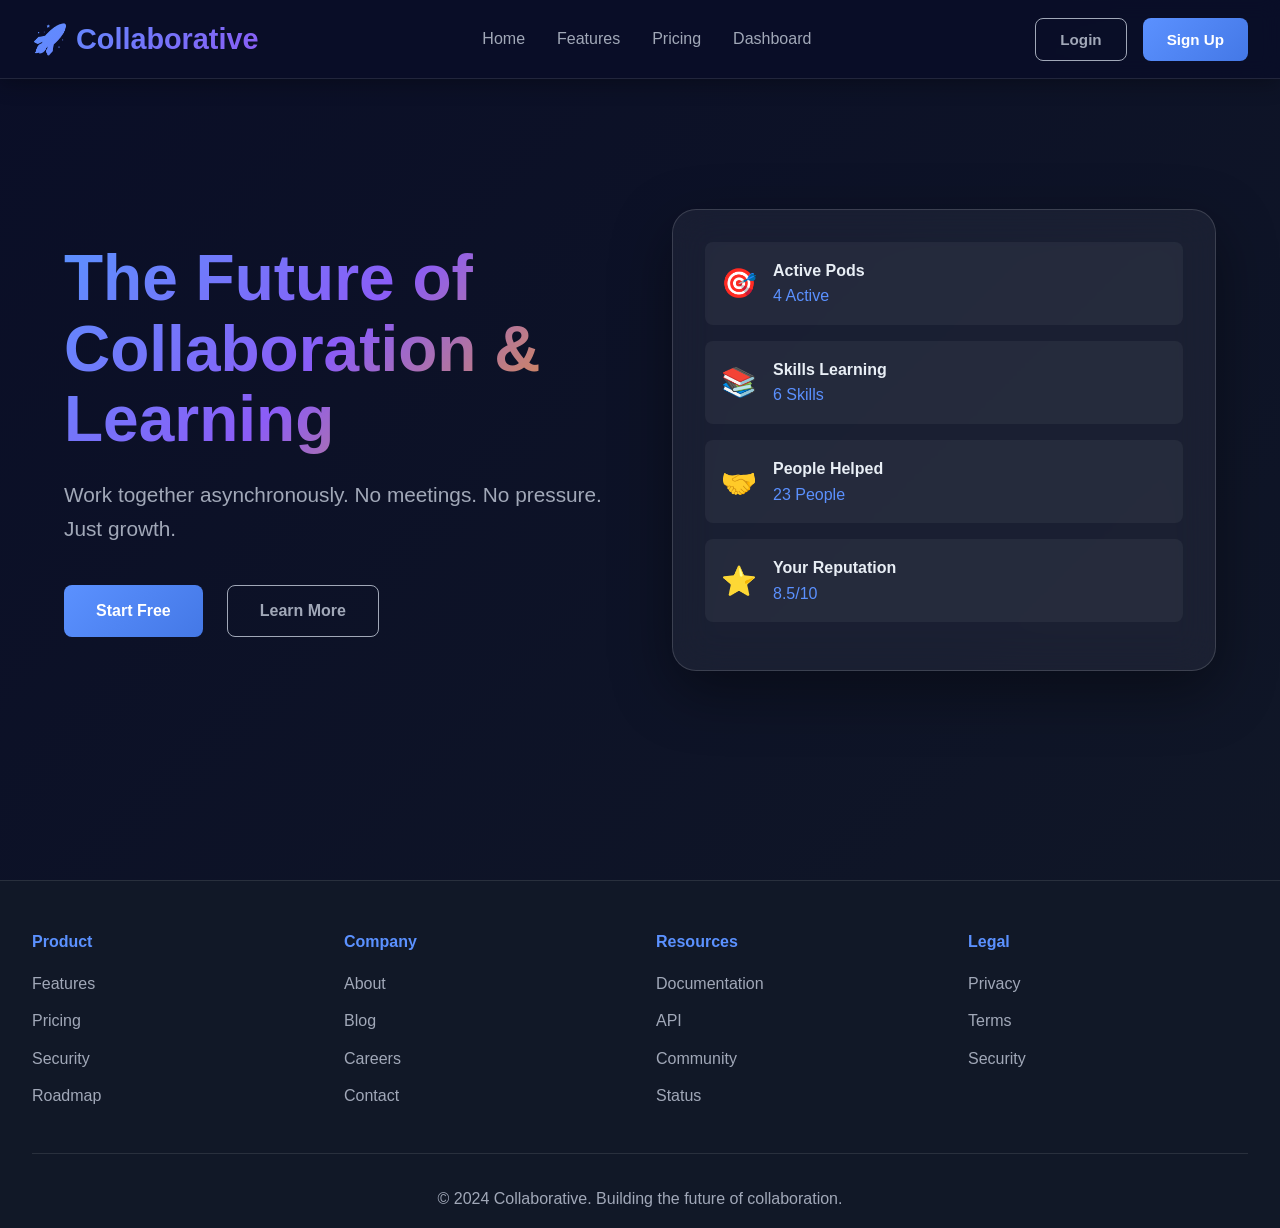
<file: index.html>
<!DOCTYPE html>
<html lang="en">
<head>
    <meta charset="UTF-8">
    <meta name="viewport" content="width=device-width, initial-scale=1.0">
    <title>Collaborative Intelligence Network</title>
    <style>
        * {
            margin: 0;
            padding: 0;
            box-sizing: border-box;
        }

        :root {
            --primary: #5B91FF;
            --primary-dark: #4478E6;
            --secondary: #8B5CF6;
            --accent-gold: #F59E0B;
            --accent-green: #10B981;
            --dark: #0A0E27;
            --dark-secondary: #111827;
            --text-primary: #E8EEF5;
            --text-secondary: #A1A8B8;
        }

        html {
            scroll-behavior: smooth;
        }

        body {
            font-family: 'Segoe UI', Tahoma, Geneva, Verdana, sans-serif;
            background: linear-gradient(135deg, var(--dark) 0%, var(--dark-secondary) 100%);
            color: var(--text-primary);
            line-height: 1.6;
        }

        /* Navigation */
        nav {
            position: fixed;
            top: 0;
            width: 100%;
            background: rgba(10, 14, 39, 0.95);
            backdrop-filter: blur(10px);
            border-bottom: 1px solid rgba(255, 255, 255, 0.1);
            z-index: 1000;
            padding: 1rem 2rem;
            box-shadow: 0 4px 20px rgba(0, 0, 0, 0.3);
        }

        .nav-container {
            max-width: 1600px;
            margin: 0 auto;
            display: flex;
            justify-content: space-between;
            align-items: center;
        }

        .logo {
            font-size: 1.8rem;
            font-weight: 900;
            background: linear-gradient(135deg, var(--primary) 0%, var(--secondary) 100%);
            -webkit-background-clip: text;
            -webkit-text-fill-color: transparent;
            background-clip: text;
            cursor: pointer;
        }

        .nav-links {
            display: flex;
            gap: 2rem;
            list-style: none;
        }

        .nav-links a {
            color: var(--text-secondary);
            text-decoration: none;
            transition: color 0.3s;
            font-weight: 500;
            cursor: pointer;
        }

        .nav-links a:hover {
            color: var(--primary);
        }

        .nav-buttons {
            display: flex;
            gap: 1rem;
        }

        button {
            border: none;
            padding: 0.75rem 1.5rem;
            border-radius: 0.5rem;
            font-size: 0.95rem;
            cursor: pointer;
            transition: all 0.3s;
            font-weight: 600;
        }

        .btn-primary {
            background: linear-gradient(135deg, var(--primary) 0%, var(--primary-dark) 100%);
            color: white;
        }

        .btn-primary:hover {
            box-shadow: 0 8px 24px rgba(91, 145, 255, 0.4);
            transform: translateY(-2px);
        }

        .btn-secondary {
            background: transparent;
            color: var(--text-secondary);
            border: 1px solid var(--text-secondary);
        }

        .btn-secondary:hover {
            color: var(--primary);
            border-color: var(--primary);
        }

        /* Main Content */
        main {
            margin-top: 80px;
        }

        .container {
            max-width: 1600px;
            margin: 0 auto;
            padding: 0 2rem;
        }

        section {
            padding: 5rem 2rem;
        }

        .section-header {
            text-align: center;
            max-width: 900px;
            margin: 0 auto 4rem;
        }

        .section-header h2 {
            font-size: 3rem;
            margin-bottom: 1.5rem;
            background: linear-gradient(135deg, var(--primary) 0%, var(--secondary) 100%);
            -webkit-background-clip: text;
            -webkit-text-fill-color: transparent;
            background-clip: text;
        }

        .section-header p {
            color: var(--text-secondary);
            font-size: 1.2rem;
        }

        /* Hero */
        .hero {
            display: grid;
            grid-template-columns: 1fr 1fr;
            gap: 4rem;
            align-items: center;
            padding: 5rem 2rem;
            min-height: 80vh;
        }

        .hero h1 {
            font-size: 4rem;
            line-height: 1.1;
            margin-bottom: 1.5rem;
            background: linear-gradient(135deg, var(--primary) 0%, var(--secondary) 50%, var(--accent-gold) 100%);
            -webkit-background-clip: text;
            -webkit-text-fill-color: transparent;
            background-clip: text;
        }

        .hero p {
            font-size: 1.3rem;
            color: var(--text-secondary);
            margin-bottom: 2.5rem;
        }

        .hero-buttons {
            display: flex;
            gap: 1.5rem;
            flex-wrap: wrap;
        }

        .btn-large {
            padding: 1rem 2rem;
            font-size: 1rem;
        }

        .hero-demo {
            background: rgba(255, 255, 255, 0.05);
            backdrop-filter: blur(20px);
            border: 1px solid rgba(255, 255, 255, 0.15);
            border-radius: 1.5rem;
            padding: 2rem;
            box-shadow: 0 20px 60px rgba(0, 0, 0, 0.4);
        }

        .demo-item {
            display: flex;
            align-items: center;
            gap: 1rem;
            padding: 1rem;
            background: rgba(255, 255, 255, 0.05);
            border-radius: 0.5rem;
            margin-bottom: 1rem;
        }

        .demo-icon {
            font-size: 1.8rem;
        }

        /* Features Grid */
        .features-grid {
            display: grid;
            grid-template-columns: repeat(auto-fit, minmax(300px, 1fr));
            gap: 2rem;
        }

        .feature-card {
            background: rgba(255, 255, 255, 0.05);
            backdrop-filter: blur(10px);
            border: 1px solid rgba(255, 255, 255, 0.1);
            border-radius: 1.25rem;
            padding: 2rem;
            transition: all 0.3s;
        }

        .feature-card:hover {
            transform: translateY(-10px);
            border-color: var(--primary);
            box-shadow: 0 20px 40px rgba(91, 145, 255, 0.2);
        }

        .feature-icon {
            font-size: 2.5rem;
            margin-bottom: 1rem;
        }

        .feature-card h3 {
            font-size: 1.5rem;
            margin-bottom: 1rem;
        }

        .feature-card p {
            color: var(--text-secondary);
        }

        /* Cards */
        .card-grid {
            display: grid;
            grid-template-columns: repeat(auto-fit, minmax(280px, 1fr));
            gap: 2rem;
        }

        .card {
            background: linear-gradient(135deg, rgba(91, 145, 255, 0.15) 0%, rgba(139, 92, 246, 0.1) 100%);
            border: 1px solid rgba(91, 145, 255, 0.3);
            border-radius: 1rem;
            padding: 1.5rem;
            transition: all 0.3s;
            cursor: pointer;
        }

        .card:hover {
            transform: translateY(-5px);
            border-color: var(--primary);
            box-shadow: 0 10px 30px rgba(91, 145, 255, 0.2);
        }

        .card h3 {
            font-weight: 700;
            margin-bottom: 0.5rem;
        }

        .card p {
            color: var(--text-secondary);
            font-size: 0.95rem;
        }

        /* Pricing */
        .pricing-grid {
            display: grid;
            grid-template-columns: repeat(auto-fit, minmax(300px, 1fr));
            gap: 2rem;
            margin-top: 3rem;
        }

        .pricing-card {
            background: rgba(255, 255, 255, 0.05);
            backdrop-filter: blur(10px);
            border: 1px solid rgba(255, 255, 255, 0.1);
            border-radius: 1.5rem;
            padding: 2rem;
            transition: all 0.3s;
            position: relative;
        }

        .pricing-card.featured {
            border-color: var(--primary);
            box-shadow: 0 0 40px rgba(91, 145, 255, 0.3);
            transform: scale(1.05);
        }

        .pricing-badge {
            position: absolute;
            top: -12px;
            left: 50%;
            transform: translateX(-50%);
            background: var(--primary);
            color: white;
            padding: 0.5rem 1rem;
            border-radius: 9999px;
            font-size: 0.75rem;
            font-weight: 700;
        }

        .pricing-name {
            font-size: 1.5rem;
            font-weight: 700;
            margin-bottom: 1rem;
            margin-top: 1rem;
        }

        .pricing-price {
            font-size: 2.5rem;
            font-weight: 900;
            margin-bottom: 1rem;
        }

        .pricing-features {
            list-style: none;
            margin: 2rem 0;
        }

        .pricing-features li {
            padding: 0.75rem 0;
            display: flex;
            align-items: center;
            gap: 0.75rem;
            color: var(--text-secondary);
        }

        .pricing-features li::before {
            content: '✓';
            color: var(--accent-green);
            font-weight: bold;
            font-size: 1.2rem;
        }

        .pricing-card button {
            width: 100%;
            margin-top: 1.5rem;
        }

        /* Footer */
        footer {
            background: var(--dark-secondary);
            border-top: 1px solid rgba(255, 255, 255, 0.1);
            padding: 3rem 2rem 1rem;
            margin-top: 5rem;
        }

        .footer-content {
            max-width: 1600px;
            margin: 0 auto;
            display: grid;
            grid-template-columns: repeat(auto-fit, minmax(250px, 1fr));
            gap: 2rem;
            margin-bottom: 2rem;
        }

        .footer-section h4 {
            margin-bottom: 1rem;
            color: var(--primary);
        }

        .footer-section a {
            display: block;
            color: var(--text-secondary);
            text-decoration: none;
            margin-bottom: 0.75rem;
            transition: color 0.3s;
        }

        .footer-section a:hover {
            color: var(--primary);
        }

        .footer-bottom {
            border-top: 1px solid rgba(255, 255, 255, 0.1);
            padding-top: 2rem;
            text-align: center;
            color: var(--text-secondary);
        }

        /* Modals */
        .modal {
            display: none;
            position: fixed;
            top: 0;
            left: 0;
            width: 100%;
            height: 100%;
            background: rgba(0, 0, 0, 0.7);
            z-index: 2000;
            align-items: center;
            justify-content: center;
        }

        .modal.active {
            display: flex;
        }

        .modal-content {
            background: var(--dark-secondary);
            border: 1px solid rgba(255, 255, 255, 0.1);
            border-radius: 1.5rem;
            padding: 2rem;
            max-width: 500px;
            width: 90%;
            max-height: 90vh;
            overflow-y: auto;
        }

        .modal-header {
            font-size: 1.5rem;
            margin-bottom: 1.5rem;
            display: flex;
            justify-content: space-between;
            align-items: center;
        }

        .close-btn {
            background: none;
            color: var(--text-secondary);
            font-size: 1.5rem;
            cursor: pointer;
            border: none;
        }

        .close-btn:hover {
            color: var(--primary);
        }

        .form-group {
            margin-bottom: 1rem;
        }

        .form-group label {
            display: block;
            margin-bottom: 0.5rem;
            font-weight: 600;
        }

        .form-group input,
        .form-group textarea,
        .form-group select {
            width: 100%;
            padding: 0.75rem;
            background: rgba(255, 255, 255, 0.05);
            border: 1px solid rgba(255, 255, 255, 0.1);
            border-radius: 0.5rem;
            color: var(--text-primary);
            font-family: inherit;
        }

        .form-group textarea {
            resize: vertical;
            min-height: 100px;
        }

        /* Responsive */
        @media (max-width: 768px) {
            .hero {
                grid-template-columns: 1fr;
                padding: 3rem 1rem;
            }

            .hero h1 {
                font-size: 2.5rem;
            }

            .nav-links {
                display: none;
            }

            .section-header h2 {
                font-size: 2rem;
            }

            .pricing-card.featured {
                transform: scale(1);
            }
        }

        /* Animations */
        @keyframes fadeIn {
            from {
                opacity: 0;
                transform: translateY(20px);
            }
            to {
                opacity: 1;
                transform: translateY(0);
            }
        }

        .fade-in {
            animation: fadeIn 0.6s ease-out;
        }

        /* Dashboard Styles */
        .dashboard {
            display: none;
        }

        .dashboard.active {
            display: block;
        }

        .dashboard-grid {
            display: grid;
            grid-template-columns: repeat(auto-fit, minmax(250px, 1fr));
            gap: 2rem;
            margin-bottom: 3rem;
        }

        .stat-card {
            background: rgba(255, 255, 255, 0.05);
            border: 1px solid rgba(255, 255, 255, 0.1);
            border-radius: 1rem;
            padding: 2rem;
            text-align: center;
        }

        .stat-number {
            font-size: 2.5rem;
            font-weight: 900;
            color: var(--primary);
            margin-bottom: 0.5rem;
        }

        .stat-label {
            color: var(--text-secondary);
        }

        /* Tabs */
        .tabs {
            display: flex;
            gap: 1rem;
            margin-bottom: 2rem;
            border-bottom: 1px solid rgba(255, 255, 255, 0.1);
        }

        .tab-btn {
            padding: 1rem 2rem;
            background: none;
            border: none;
            color: var(--text-secondary);
            cursor: pointer;
            font-weight: 600;
            transition: all 0.3s;
            border-bottom: 3px solid transparent;
        }

        .tab-btn.active {
            color: var(--primary);
            border-bottom-color: var(--primary);
        }

        .tab-content {
            display: none;
        }

        .tab-content.active {
            display: block;
        }

        /* Success message */
        .success-message {
            display: none;
            background: rgba(16, 185, 129, 0.2);
            border: 1px solid rgba(16, 185, 129, 0.5);
            color: var(--accent-green);
            padding: 1rem;
            border-radius: 0.5rem;
            margin-bottom: 1rem;
        }

        .success-message.show {
            display: block;
        }
    </style>
</head>
<body>
    <!-- Navigation -->
    <nav>
        <div class="nav-container">
            <div class="logo" onclick="showHome()">🚀 Collaborative</div>
            <ul class="nav-links">
                <li><a onclick="showHome()">Home</a></li>
                <li><a onclick="showFeatures()">Features</a></li>
                <li><a onclick="showPricing()">Pricing</a></li>
                <li><a onclick="showDashboard()">Dashboard</a></li>
            </ul>
            <div class="nav-buttons">
                <button class="btn-secondary" onclick="showLogin()">Login</button>
                <button class="btn-primary" onclick="showSignup()">Sign Up</button>
            </div>
        </div>
    </nav>

    <!-- Main Content -->
    <main>
        <!-- Home Section -->
        <section id="home" class="container">
            <div class="hero">
                <div>
                    <h1>The Future of Collaboration & Learning</h1>
                    <p>Work together asynchronously. No meetings. No pressure. Just growth.</p>
                    <div class="hero-buttons">
                        <button class="btn-primary btn-large" onclick="showSignup()">Start Free</button>
                        <button class="btn-secondary btn-large" onclick="showFeatures()">Learn More</button>
                    </div>
                </div>
                <div class="hero-demo">
                    <div class="demo-item">
                        <div class="demo-icon">🎯</div>
                        <div>
                            <div style="font-weight: 600;">Active Pods</div>
                            <div style="color: var(--primary);">4 Active</div>
                        </div>
                    </div>
                    <div class="demo-item">
                        <div class="demo-icon">📚</div>
                        <div>
                            <div style="font-weight: 600;">Skills Learning</div>
                            <div style="color: var(--primary);">6 Skills</div>
                        </div>
                    </div>
                    <div class="demo-item">
                        <div class="demo-icon">🤝</div>
                        <div>
                            <div style="font-weight: 600;">People Helped</div>
                            <div style="color: var(--primary);">23 People</div>
                        </div>
                    </div>
                    <div class="demo-item">
                        <div class="demo-icon">⭐</div>
                        <div>
                            <div style="font-weight: 600;">Your Reputation</div>
                            <div style="color: var(--primary);">8.5/10</div>
                        </div>
                    </div>
                </div>
            </div>
        </section>

        <!-- Features Section -->
        <section id="features" class="container" style="display: none;">
            <div class="section-header">
                <h2>Powerful Features</h2>
                <p>Everything you need to collaborate, learn, and grow together</p>
            </div>
            <div class="features-grid">
                <div class="feature-card fade-in">
                    <div class="feature-icon">🎯</div>
                    <h3>Async-First Pods</h3>
                    <p>Collaborate without meetings. Work together asynchronously with no pressure or notifications.</p>
                </div>
                <div class="feature-card fade-in">
                    <div class="feature-icon">📚</div>
                    <h3>Skill Graphs</h3>
                    <p>Visualize what you know, what you're learning, and where you want to grow next.</p>
                </div>
                <div class="feature-card fade-in">
                    <div class="feature-icon">⭐</div>
                    <h3>Reputation System</h3>
                    <p>Earn trust through helping others. Reputation that evolves with your expertise.</p>
                </div>
                <div class="feature-card fade-in">
                    <div class="feature-icon">🔍</div>
                    <h3>Smart Discovery</h3>
                    <p>Find collaborators matched to your learning journey, not just your skills.</p>
                </div>
                <div class="feature-card fade-in">
                    <div class="feature-icon">💬</div>
                    <h3>Async Annotations</h3>
                    <p>Leave feedback and insights whenever you want. Threaded conversations that preserve context.</p>
                </div>
                <div class="feature-card fade-in">
                    <div class="feature-icon">🌍</div>
                    <h3>Global Network</h3>
                    <p>Connect with learners and experts worldwide. Timezone-aware collaboration.</p>
                </div>
            </div>
        </section>

        <!-- Pricing Section -->
        <section id="pricing" class="container" style="display: none;">
            <div class="section-header">
                <h2>Simple, Fair Pricing</h2>
                <p>Start free. Scale as you grow.</p>
            </div>
            <div class="pricing-grid">
                <div class="pricing-card">
                    <div class="pricing-name">Starter</div>
                    <div class="pricing-price">Free</div>
                    <ul class="pricing-features">
                        <li>3 pods</li>
                        <li>5 collaborators</li>
                        <li>Basic reputation system</li>
                        <li>Community support</li>
                    </ul>
                    <button class="btn-secondary">Get Started</button>
                </div>

                <div class="pricing-card featured">
                    <div class="pricing-badge">Most Popular</div>
                    <div class="pricing-name">Pro</div>
                    <div class="pricing-price">$20<span style="font-size: 1rem; color: var(--text-secondary);">/month</span></div>
                    <ul class="pricing-features">
                        <li>Unlimited pods</li>
                        <li>Unlimited collaborators</li>
                        <li>Advanced analytics</li>
                        <li>Priority compute</li>
                        <li>Email support</li>
                    </ul>
                    <button class="btn-primary">Start Free Trial</button>
                </div>

                <div class="pricing-card">
                    <div class="pricing-name">Enterprise</div>
                    <div class="pricing-price">Custom</div>
                    <ul class="pricing-features">
                        <li>Everything in Pro</li>
                        <li>Custom deployments</li>
                        <li>API access</li>
                        <li>SSO & security</li>
                        <li>Dedicated support</li>
                    </ul>
                    <button class="btn-secondary">Contact Sales</button>
                </div>
            </div>
        </section>

        <!-- Dashboard Section -->
        <section id="dashboard" class="container dashboard">
            <h2 style="margin-bottom: 2rem;">Welcome to Your Dashboard</h2>
            
            <!-- Stats -->
            <div class="dashboard-grid">
                <div class="stat-card">
                    <div class="stat-number">4</div>
                    <div class="stat-label">Active Pods</div>
                </div>
                <div class="stat-card">
                    <div class="stat-number">6</div>
                    <div class="stat-label">Skills Learning</div>
                </div>
                <div class="stat-card">
                    <div class="stat-number">23</div>
                    <div class="stat-label">People Helped</div>
                </div>
                <div class="stat-card">
                    <div class="stat-number">8.5</div>
                    <div class="stat-label">Reputation Score</div>
                </div>
            </div>

            <!-- Tabs -->
            <div class="tabs">
                <button class="tab-btn active" onclick="switchTab('pods')">My Pods</button>
                <button class="tab-btn" onclick="switchTab('profile')">Profile</button>
                <button class="tab-btn" onclick="switchTab('settings')">Settings</button>
            </div>

            <!-- Pods Tab -->
            <div id="pods" class="tab-content active">
                <h3 style="margin-bottom: 1.5rem;">Your Active Pods</h3>
                <div class="card-grid" id="pods-list">
                    <!-- Pods will be loaded here -->
                </div>
                <button class="btn-primary" style="margin-top: 2rem;" onclick="showCreatePod()">+ Create New Pod</button>
            </div>

            <!-- Profile Tab -->
            <div id="profile" class="tab-content">
                <div style="background: rgba(255, 255, 255, 0.05); border: 1px solid rgba(255, 255, 255, 0.1); border-radius: 1rem; padding: 2rem;">
                    <h3 style="margin-bottom: 1.5rem;">Your Profile</h3>
                    <div class="form-group">
                        <label>Name</label>
                        <input type="text" id="profileName" placeholder="Your name" value="John Developer">
                    </div>
                    <div class="form-group">
                        <label>Email</label>
                        <input type="email" id="profileEmail" placeholder="Your email" value="john@example.com">
                    </div>
                    <div class="form-group">
                        <label>Bio</label>
                        <textarea id="profileBio" placeholder="Tell us about yourself">Full stack developer passionate about learning</textarea>
                    </div>
                    <button class="btn-primary" onclick="saveProfile()">Save Profile</button>
                </div>
            </div>

            <!-- Settings Tab -->
            <div id="settings" class="tab-content">
                <div style="background: rgba(255, 255, 255, 0.05); border: 1px solid rgba(255, 255, 255, 0.1); border-radius: 1rem; padding: 2rem;">
                    <h3 style="margin-bottom: 1.5rem;">Settings</h3>
                    <div style="margin-bottom: 1rem;">
                        <label style="display: flex; align-items: center; gap: 1rem; cursor: pointer;">
                            <input type="checkbox" id="emailNotif" checked style="width: 20px; height: 20px;">
                            <span>Email Notifications</span>
                        </label>
                    </div>
                    <div style="margin-bottom: 1rem;">
                        <label style="display: flex; align-items: center; gap: 1rem; cursor: pointer;">
                            <input type="checkbox" id="pushNotif" checked style="width: 20px; height: 20px;">
                            <span>Push Notifications</span>
                        </label>
                    </div>
                    <div style="margin-bottom: 2rem;">
                        <label style="display: flex; align-items: center; gap: 1rem; cursor: pointer;">
                            <input type="checkbox" id="darkMode" checked style="width: 20px; height: 20px;">
                            <span>Dark Mode</span>
                        </label>
                    </div>
                    <button class="btn-primary" onclick="saveSettings()">Save Settings</button>
                </div>
            </div>
        </section>
    </main>

    <!-- Modals -->
    <!-- Login Modal -->
    <div id="loginModal" class="modal" onclick="if(event.target === this) closeModal('loginModal')">
        <div class="modal-content">
            <div class="modal-header">
                <span>Login</span>
                <button class="close-btn" onclick="closeModal('loginModal')">×</button>
            </div>
            <div class="success-message" id="loginSuccess"></div>
            <form onsubmit="handleLogin(event)">
                <div class="form-group">
                    <label>Email</label>
                    <input type="email" id="loginEmail" required>
                </div>
                <div class="form-group">
                    <label>Password</label>
                    <input type="password" id="loginPassword" required>
                </div>
                <button type="submit" class="btn-primary" style="width: 100%;">Login</button>
            </form>
        </div>
    </div>

    <!-- Signup Modal -->
    <div id="signupModal" class="modal" onclick="if(event.target === this) closeModal('signupModal')">
        <div class="modal-content">
            <div class="modal-header">
                <span>Create Account</span>
                <button class="close-btn" onclick="closeModal('signupModal')">×</button>
            </div>
            <div class="success-message" id="signupSuccess"></div>
            <form onsubmit="handleSignup(event)">
                <div class="form-group">
                    <label>Full Name</label>
                    <input type="text" id="signupName" required>
                </div>
                <div class="form-group">
                    <label>Email</label>
                    <input type="email" id="signupEmail" required>
                </div>
                <div class="form-group">
                    <label>Password</label>
                    <input type="password" id="signupPassword" required>
                </div>
                <div class="form-group">
                    <label>Confirm Password</label>
                    <input type="password" id="signupConfirm" required>
                </div>
                <button type="submit" class="btn-primary" style="width: 100%;">Create Account</button>
            </form>
        </div>
    </div>

    <!-- Create Pod Modal -->
    <div id="createPodModal" class="modal" onclick="if(event.target === this) closeModal('createPodModal')">
        <div class="modal-content">
            <div class="modal-header">
                <span>Create New Pod</span>
                <button class="close-btn" onclick="closeModal('createPodModal')">×</button>
            </div>
            <div class="success-message" id="podSuccess"></div>
            <form onsubmit="handleCreatePod(event)">
                <div class="form-group">
                    <label>Pod Name</label>
                    <input type="text" id="podName" placeholder="e.g., Advanced Rust Programming" required>
                </div>
                <div class="form-group">
                    <label>Description</label>
                    <textarea id="podDesc" placeholder="What will this pod be about?" required></textarea>
                </div>
                <div class="form-group">
                    <label>Topic</label>
                    <select id="podTopic" required>
                        <option value="">Select a topic</option>
                        <option value="Python">Python</option>
                        <option value="JavaScript">JavaScript</option>
                        <option value="Rust">Rust</option>
                        <option value="AI/ML">AI/ML</option>
                        <option value="DevOps">DevOps</option>
                    </select>
                </div>
                <button type="submit" class="btn-primary" style="width: 100%;">Create Pod</button>
            </form>
        </div>
    </div>

    <!-- Footer -->
    <footer>
        <div class="footer-content">
            <div class="footer-section">
                <h4>Product</h4>
                <a onclick="showFeatures()">Features</a>
                <a onclick="showPricing()">Pricing</a>
                <a href="#">Security</a>
                <a href="#">Roadmap</a>
            </div>
            <div class="footer-section">
                <h4>Company</h4>
                <a href="#">About</a>
                <a href="#">Blog</a>
                <a href="#">Careers</a>
                <a href="#">Contact</a>
            </div>
            <div class="footer-section">
                <h4>Resources</h4>
                <a href="#">Documentation</a>
                <a href="#">API</a>
                <a href="#">Community</a>
                <a href="#">Status</a>
            </div>
            <div class="footer-section">
                <h4>Legal</h4>
                <a href="#">Privacy</a>
                <a href="#">Terms</a>
                <a href="#">Security</a>
            </div>
        </div>
        <div class="footer-bottom">
            <p>&copy; 2024 Collaborative. Building the future of collaboration.</p>
        </div>
    </footer>

    <script>
        // State Management
        let currentUser = JSON.parse(localStorage.getItem('currentUser')) || null;
        let users = JSON.parse(localStorage.getItem('users')) || [];
        let pods = JSON.parse(localStorage.getItem('pods')) || [
            { id: 1, name: 'Advanced Rust', description: 'Deep dive into Rust', topic: 'Rust', members: 12, completion: 65 },
            { id: 2, name: 'Full Stack Web', description: 'React + Node.js', topic: 'JavaScript', members: 8, completion: 45 },
            { id: 3, name: 'AI/ML Fundamentals', description: 'Machine learning basics', topic: 'AI/ML', members: 15, completion: 20 }
        ];

        // Navigation Functions
        function showHome() {
            document.getElementById('home').style.display = 'block';
            document.getElementById('features').style.display = 'none';
            document.getElementById('pricing').style.display = 'none';
            document.getElementById('dashboard').style.display = 'none';
        }

        function showFeatures() {
            document.getElementById('home').style.display = 'none';
            document.getElementById('features').style.display = 'block';
            document.getElementById('pricing').style.display = 'none';
            document.getElementById('dashboard').style.display = 'none';
        }

        function showPricing() {
            document.getElementById('home').style.display = 'none';
            document.getElementById('features').style.display = 'none';
            document.getElementById('pricing').style.display = 'block';
            document.getElementById('dashboard').style.display = 'none';
        }

        function showDashboard() {
            if (!currentUser) {
                showLogin();
                return;
            }
            document.getElementById('home').style.display = 'none';
            document.getElementById('features').style.display = 'none';
            document.getElementById('pricing').style.display = 'none';
            document.getElementById('dashboard').style.display = 'block';
            loadPods();
        }

        // Modal Functions
        function showLogin() {
            document.getElementById('loginModal').classList.add('active');
        }

        function showSignup() {
            document.getElementById('signupModal').classList.add('active');
        }

        function showCreatePod() {
            document.getElementById('createPodModal').classList.add('active');
        }

        function closeModal(modalId) {
            document.getElementById(modalId).classList.remove('active');
        }

        // Auth Functions
        function handleLogin(e) {
            e.preventDefault();
            const email = document.getElementById('loginEmail').value;
            const password = document.getElementById('loginPassword').value;

            const user = users.find(u => u.email === email && u.password === password);
            if (user) {
                currentUser = user;
                localStorage.setItem('currentUser', JSON.stringify(currentUser));
                document.getElementById('loginSuccess').textContent = 'Login successful!';
                document.getElementById('loginSuccess').classList.add('show');
                setTimeout(() => {
                    closeModal('loginModal');
                    showDashboard();
                    document.getElementById('loginSuccess').classList.remove('show');
                }, 1500);
            } else {
                alert('Invalid email or password');
            }
        }

        function handleSignup(e) {
            e.preventDefault();
            const name = document.getElementById('signupName').value;
            const email = document.getElementById('signupEmail').value;
            const password = document.getElementById('signupPassword').value;
            const confirm = document.getElementById('signupConfirm').value;

            if (password !== confirm) {
                alert('Passwords do not match');
                return;
            }

            if (users.find(u => u.email === email)) {
                alert('Email already registered');
                return;
            }

            const newUser = { id: users.length + 1, name, email, password };
            users.push(newUser);
            localStorage.setItem('users', JSON.stringify(users));

            currentUser = newUser;
            localStorage.setItem('currentUser', JSON.stringify(currentUser));

            document.getElementById('signupSuccess').textContent = 'Account created successfully!';
            document.getElementById('signupSuccess').classList.add('show');
            setTimeout(() => {
                closeModal('signupModal');
                showDashboard();
                document.getElementById('signupSuccess').classList.remove('show');
            }, 1500);
        }

        // Dashboard Functions
        function loadPods() {
            const podsList = document.getElementById('pods-list');
            podsList.innerHTML = '';
            pods.forEach(pod => {
                podsList.innerHTML += `
                    <div class="card">
                        <h3>${pod.name}</h3>
                        <p>${pod.description}</p>
                        <div style="margin-top: 1rem; font-size: 0.9rem; color: var(--text-secondary);">
                            👥 ${pod.members} members | 📊 ${pod.completion}% complete
                        </div>
                    </div>
                `;
            });
        }

        function switchTab(tabName) {
            document.querySelectorAll('.tab-content').forEach(tab => tab.classList.remove('active'));
            document.querySelectorAll('.tab-btn').forEach(btn => btn.classList.remove('active'));
            document.getElementById(tabName).classList.add('active');
            event.target.classList.add('active');
        }

        function saveProfile() {
            const name = document.getElementById('profileName').value;
            const email = document.getElementById('profileEmail').value;
            const bio = document.getElementById('profileBio').value;

            if (currentUser) {
                currentUser.name = name;
                currentUser.email = email;
                currentUser.bio = bio;
                localStorage.setItem('currentUser', JSON.stringify(currentUser));
                alert('Profile saved successfully!');
            }
        }

        function saveSettings() {
            const emailNotif = document.getElementById('emailNotif').checked;
            const pushNotif = document.getElementById('pushNotif').checked;
            const darkMode = document.getElementById('darkMode').checked;

            const settings = { emailNotif, pushNotif, darkMode };
            localStorage.setItem('settings', JSON.stringify(settings));
            alert('Settings saved successfully!');
        }

        function handleCreatePod(e) {
            e.preventDefault();
            const name = document.getElementById('podName').value;
            const desc = document.getElementById('podDesc').value;
            const topic = document.getElementById('podTopic').value;

            const newPod = {
                id: pods.length + 1,
                name,
                description: desc,
                topic,
                members: 1,
                completion: 0
            };

            pods.push(newPod);
            localStorage.setItem('pods', JSON.stringify(pods));

            document.getElementById('podSuccess').textContent = 'Pod created successfully!';
            document.getElementById('podSuccess').classList.add('show');
            setTimeout(() => {
                closeModal('createPodModal');
                loadPods();
                document.getElementById('podSuccess').classList.remove('show');
            }, 1500);
        }

        // Load settings on page load
        window.addEventListener('load', () => {
            const settings = JSON.parse(localStorage.getItem('settings'));
            if (settings) {
                document.getElementById('emailNotif').checked = settings.emailNotif;
                document.getElementById('pushNotif').checked = settings.pushNotif;
                document.getElementById('darkMode').checked = settings.darkMode;
            }
        });
    </script>
</body>
</html>
</file>
